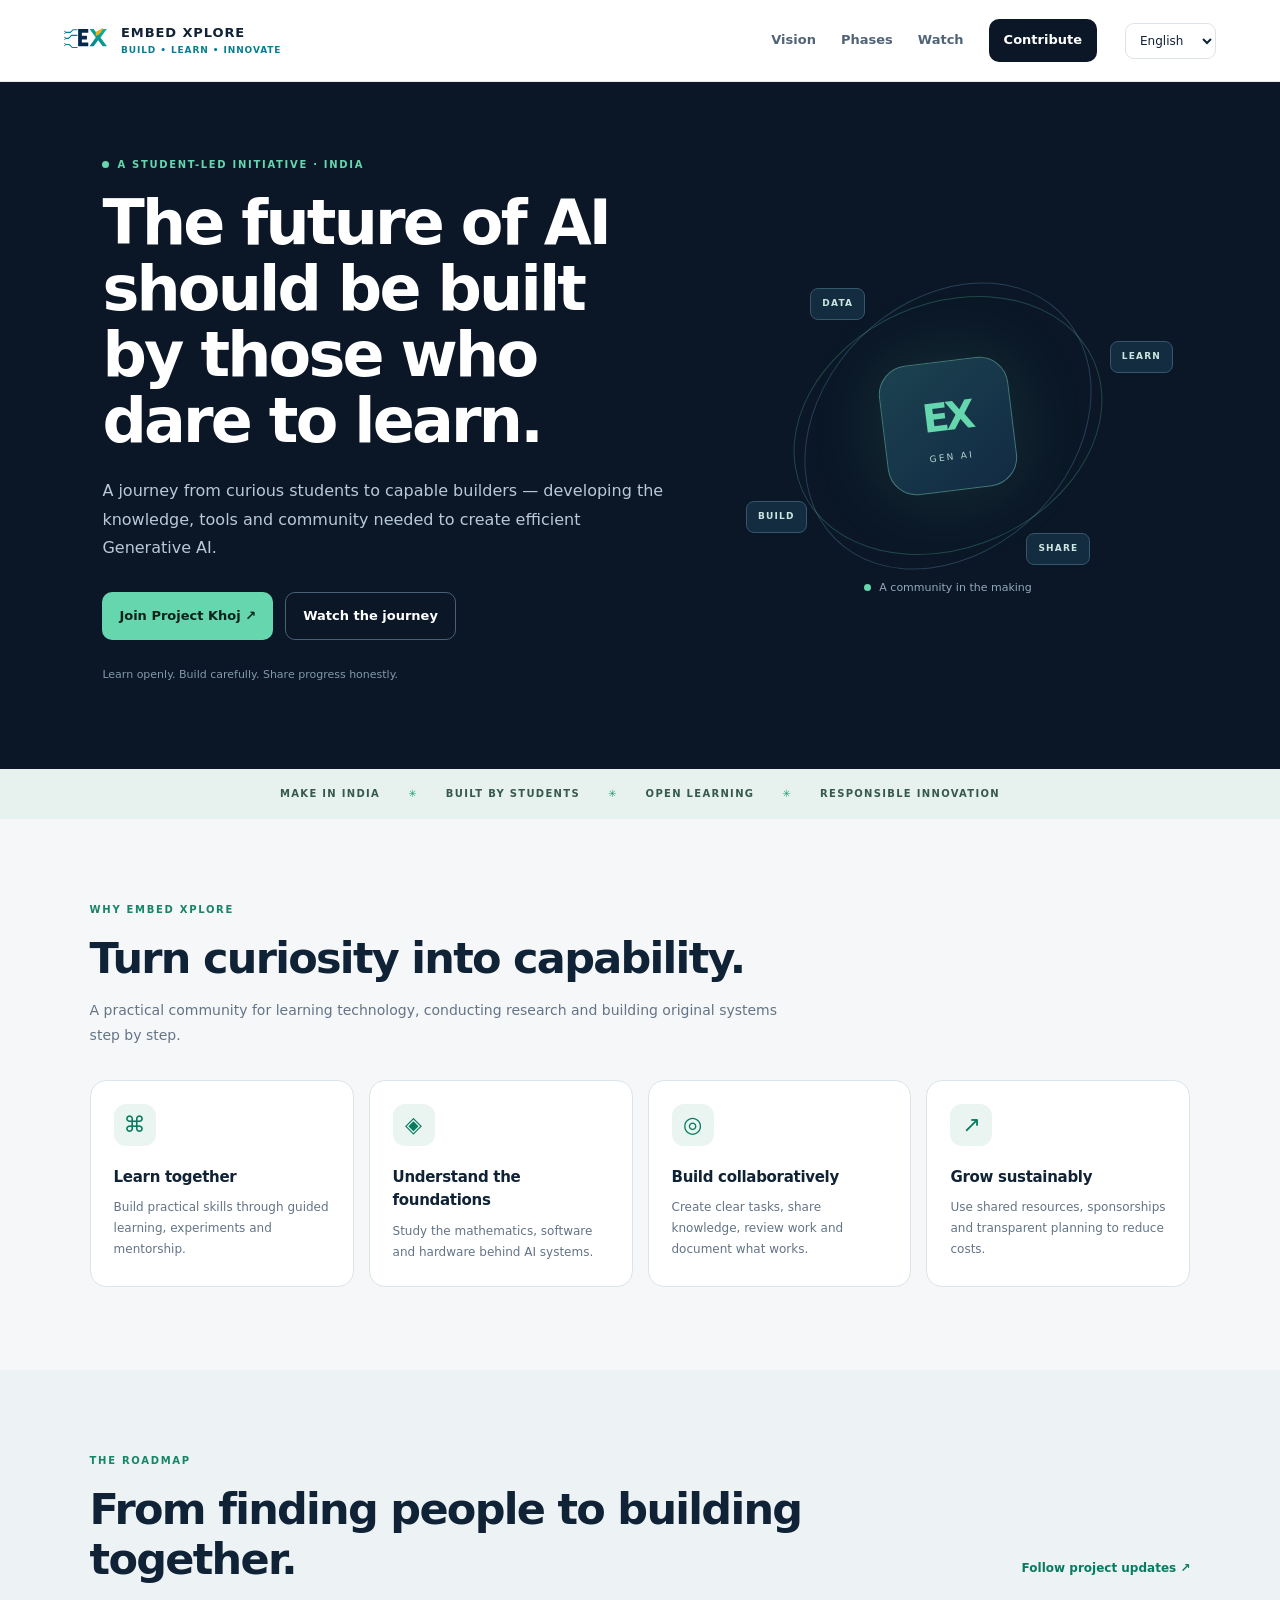
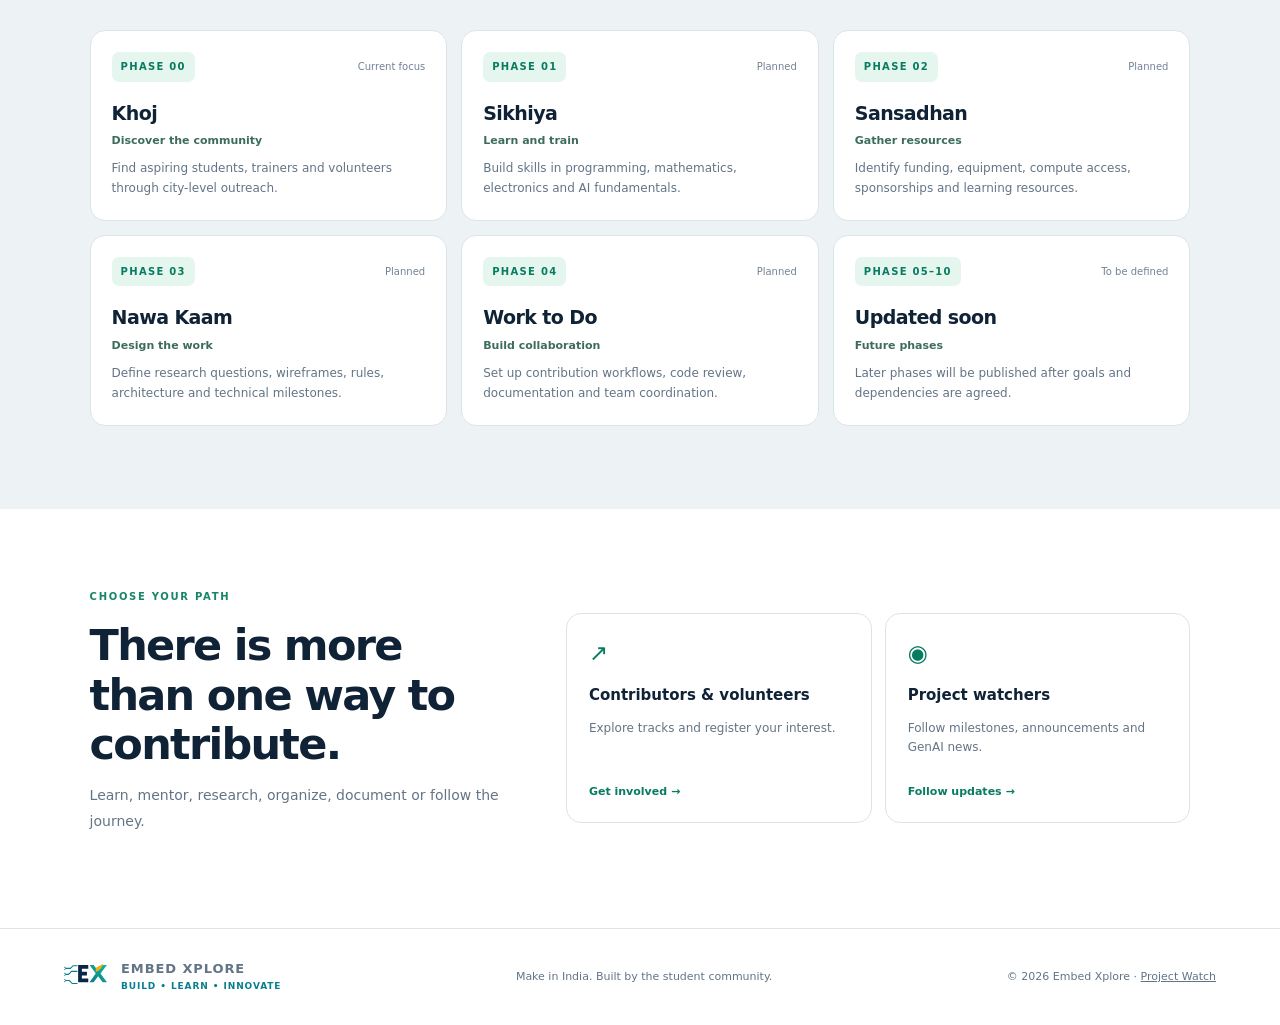
<file: index.html>
<!doctype html>
<html lang="en">
<head>
  <meta charset="utf-8"><meta name="viewport" content="width=device-width, initial-scale=1">
  <meta name="description" content="Embed Xplore — a student-led initiative to learn, research and build efficient Generative AI.">
  <title>Embed Xplore | Build the future of AI together</title><link rel="stylesheet" href="styles.css">
</head>
<body>
<header class="site-header">
  <a class="brand" href="index.html" aria-label="Embed Xplore home"><img class="brand-mark-img" src="assets/embed-xplore-mark.svg" alt="" aria-hidden="true"><span><strong>EMBED XPLORE</strong><small>BUILD • LEARN • INNOVATE</small></span></a>
  <nav class="main-nav" aria-label="Main navigation"><a href="#vision" data-i18n="navVision">Vision</a><a href="#phases" data-i18n="navPhases">Phases</a><a href="watch.html" data-i18n="navWatch">Watch</a><a href="contribute.html" class="nav-cta" data-i18n="navJoin">Contribute</a></nav>
  <label class="language-control"><span class="sr-only">Language</span><select id="languageSelect" aria-label="Choose language"><option value="en">English</option><option value="hi">हिन्दी</option><option value="pa">ਪੰਜਾਬੀ</option><option value="hinglish">Hinglish</option></select></label>
  <button class="menu-toggle" id="menuToggle" aria-label="Toggle navigation">☰</button>
</header>
<main>
<section class="hero"><div class="hero-copy"><p class="eyebrow"><span class="pulse"></span><span data-i18n="eyebrow">A STUDENT-LED INITIATIVE · INDIA</span></p><h1 data-i18n="heroTitle">The future of AI should be built by those who dare to learn.</h1><p class="hero-lede" data-i18n="heroText">A journey from curious students to capable builders — developing the knowledge, tools and community needed to create efficient Generative AI.</p><div class="hero-actions"><a class="button button-primary" href="contribute.html" data-i18n="joinKhoj">Join Project Khoj ↗</a><a class="button button-secondary" href="watch.html" data-i18n="watchJourney">Watch the journey</a></div><p class="hero-note" data-i18n="heroNote">Learn openly. Build carefully. Share progress honestly.</p></div>
<div class="hero-art" aria-label="Abstract AI network illustration"><div class="orbit orbit-one"></div><div class="orbit orbit-two"></div><div class="core-chip"><span>EX</span><small>GEN AI</small></div><span class="node node-a">DATA</span><span class="node node-b">LEARN</span><span class="node node-c">BUILD</span><span class="node node-d">SHARE</span><div class="art-caption"><span class="live-dot"></span><span data-i18n="artCaption">A community in the making</span></div></div></section>
<section class="ticker"><span>MAKE IN INDIA</span><i>✳</i><span>BUILT BY STUDENTS</span><i>✳</i><span>OPEN LEARNING</span><i>✳</i><span>RESPONSIBLE INNOVATION</span></section>
<section class="section" id="vision"><div class="section-heading"><p class="eyebrow" data-i18n="visionEyebrow">WHY EMBED XPLORE</p><h2 data-i18n="visionTitle">Turn curiosity into capability.</h2><p data-i18n="visionText">A practical community for learning technology, conducting research and building original systems step by step.</p></div><div class="feature-grid">
<article class="feature-card"><div class="feature-icon">⌘</div><h3 data-i18n="f1Title">Learn together</h3><p data-i18n="f1Text">Build practical skills through guided learning, experiments and mentorship.</p></article>
<article class="feature-card"><div class="feature-icon">◈</div><h3 data-i18n="f2Title">Understand the foundations</h3><p data-i18n="f2Text">Study the mathematics, software and hardware behind AI systems.</p></article>
<article class="feature-card"><div class="feature-icon">◎</div><h3 data-i18n="f3Title">Build collaboratively</h3><p data-i18n="f3Text">Create clear tasks, share knowledge, review work and document what works.</p></article>
<article class="feature-card"><div class="feature-icon">↗</div><h3 data-i18n="f4Title">Grow sustainably</h3><p data-i18n="f4Text">Use shared resources, sponsorships and transparent planning to reduce costs.</p></article></div></section>
<section class="section phase-section" id="phases"><div class="section-heading section-heading-row"><div><p class="eyebrow" data-i18n="phaseEyebrow">THE ROADMAP</p><h2 data-i18n="phaseTitle">From finding people to building together.</h2></div><a class="text-link" href="watch.html" data-i18n="allUpdates">Follow project updates ↗</a></div><div class="phase-grid" id="phaseGrid"></div></section>
<section class="split-cta"><div><p class="eyebrow" data-i18n="choosePath">CHOOSE YOUR PATH</p><h2 data-i18n="ctaTitle">There is more than one way to contribute.</h2><p data-i18n="ctaText">Learn, mentor, research, organize, document or follow the journey.</p></div><div class="cta-cards"><a class="path-card" href="contribute.html"><span class="path-symbol">↗</span><strong data-i18n="contributorTitle">Contributors & volunteers</strong><span data-i18n="contributorText">Explore tracks and register your interest.</span><b data-i18n="getInvolved">Get involved →</b></a><a class="path-card" href="watch.html"><span class="path-symbol">◉</span><strong data-i18n="watcherTitle">Project watchers</strong><span data-i18n="watcherText">Follow milestones, announcements and GenAI news.</span><b data-i18n="followUpdates">Follow updates →</b></a></div></section>
</main><footer class="site-footer"><a class="brand" href="index.html"><img class="brand-mark-img" src="assets/embed-xplore-mark.svg" alt="" aria-hidden="true"><span><strong>EMBED XPLORE</strong><small>BUILD • LEARN • INNOVATE</small></span></a><p data-i18n="footerLine">Make in India. Built by the student community.</p><span>© <span id="year"></span> Embed Xplore · <a href="watch.html">Project Watch</a></span></footer><script src="app.js"></script></body></html>
</file>
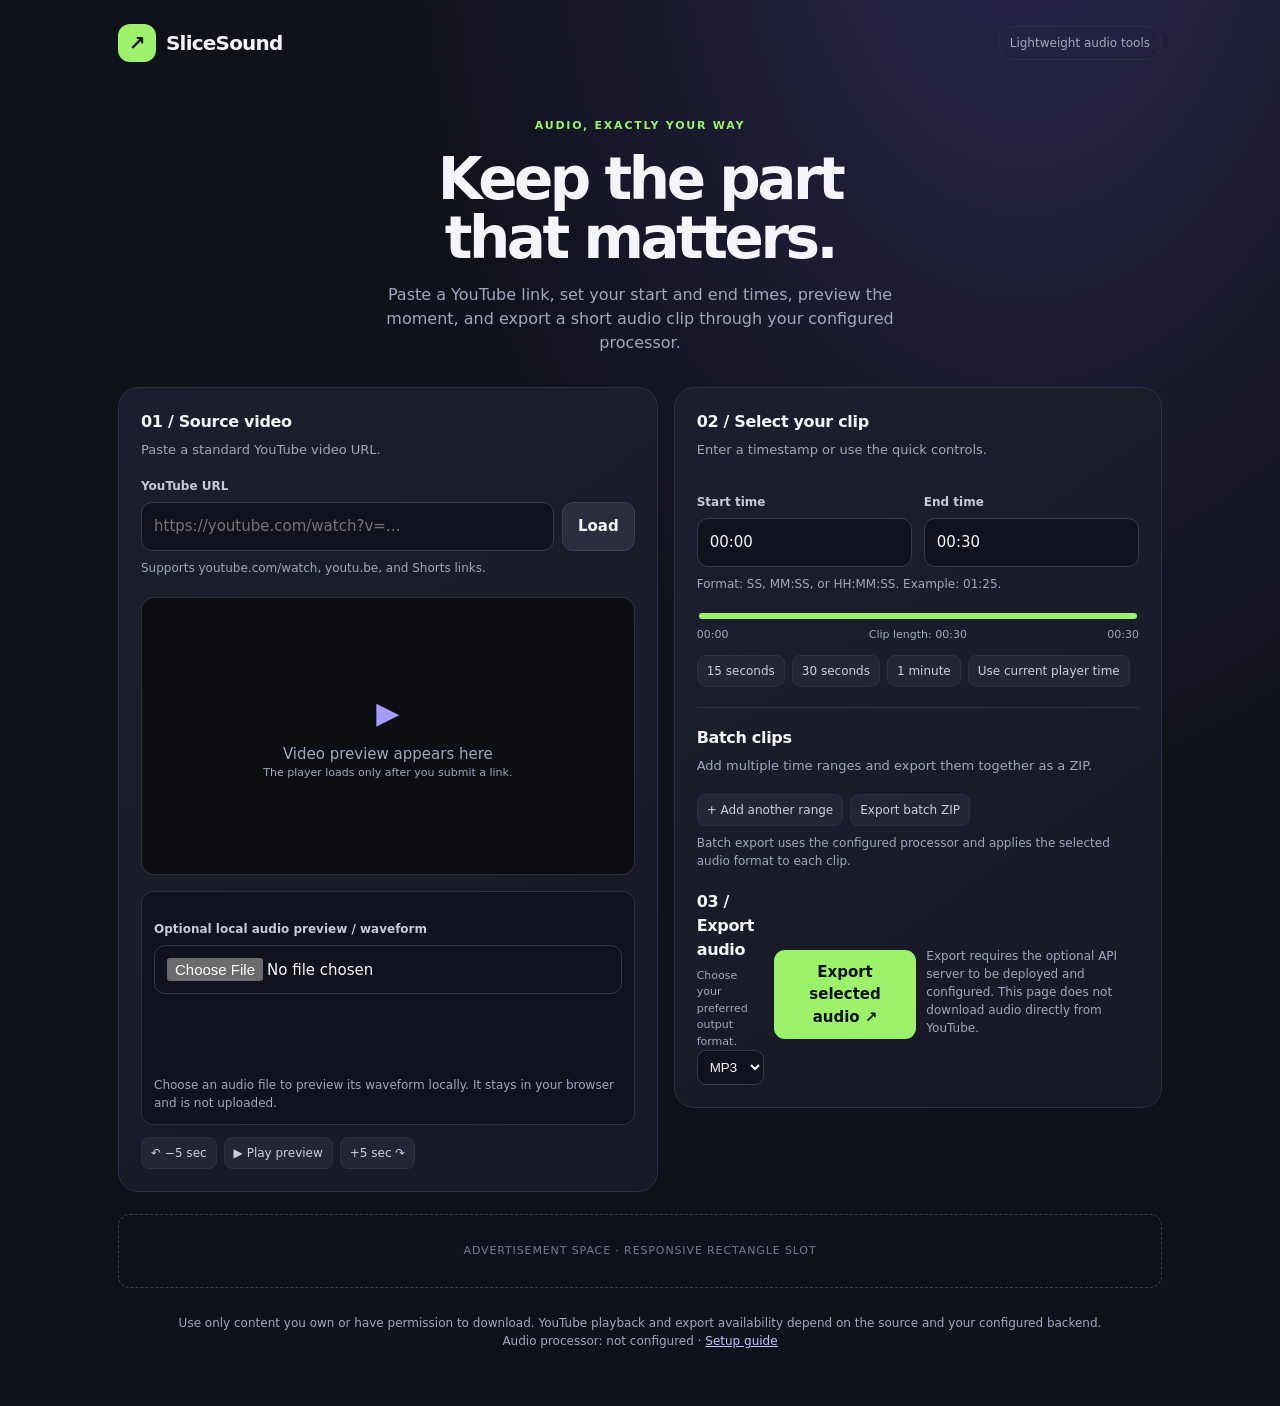
<file: audio-slice/index.html>
<!doctype html>
<html lang="en">
<head>
<meta charset="utf-8"><meta name="viewport" content="width=device-width,initial-scale=1">
<meta name="theme-color" content="#10121b"><meta name="description" content="Choose a time range from a YouTube video and export an audio clip when connected to the optional backend.">
<title>SliceSound — Audio Clip Cutter</title>
<style>
:root{color-scheme:dark;--bg:#10121b;--panel:#191c29;--line:#2b3042;--text:#f4f5fb;--muted:#a1a8bc;--accent:#9cf26b;--purple:#a69bff}
*{box-sizing:border-box}body{margin:0;background:radial-gradient(ellipse at 80% -10%,#29264d 0,transparent 42%),var(--bg);color:var(--text);font:15px/1.5 system-ui,-apple-system,Segoe UI,sans-serif}button,input{font:inherit}button{cursor:pointer}.wrap{max-width:1080px;margin:auto;padding:24px 18px 56px}.nav{display:flex;align-items:center;justify-content:space-between;gap:14px;margin-bottom:56px}.brand{display:flex;align-items:center;gap:10px;font-weight:800;letter-spacing:-.04em;font-size:20px}.logo{display:grid;place-items:center;width:38px;height:38px;border-radius:12px;background:var(--accent);color:#10121b;font-size:20px}.pill{font-size:12px;color:var(--muted);border:1px solid var(--line);border-radius:999px;padding:7px 11px}.hero{max-width:700px;margin:0 auto 32px;text-align:center}.eyebrow{color:var(--accent);text-transform:uppercase;letter-spacing:.16em;font-weight:750;font-size:11px}.hero h1{font-size:clamp(34px,6vw,58px);letter-spacing:-.06em;line-height:1.02;margin:15px 0}.hero p{color:var(--muted);font-size:16px;margin:0 auto;max-width:560px}.layout{display:grid;grid-template-columns:1.05fr .95fr;gap:16px;align-items:start}.panel{background:linear-gradient(145deg,#1b1f2d,#171a25);border:1px solid var(--line);border-radius:20px;padding:22px;min-width:0}.panel h2{font-size:16px;margin:0 0 6px;letter-spacing:-.02em}.sub{color:var(--muted);font-size:13px;margin:0 0 18px}.field-label{display:block;font-size:12px;color:#c6cad8;margin:16px 0 7px;font-weight:700}.input-wrap{display:flex;gap:8px}.field{width:100%;min-width:0;background:#10131d;border:1px solid #34394e;border-radius:11px;padding:12px;color:var(--text);outline:none}.field:focus{border-color:var(--purple);box-shadow:0 0 0 3px #a69bff20}.btn{border:0;border-radius:11px;padding:11px 15px;font-weight:750;transition:transform .15s,opacity .15s}.btn:active{transform:scale(.98)}.primary{background:var(--accent);color:#10121b}.secondary{background:#292d3d;color:var(--text);border:1px solid #3a4054}.btn:disabled{opacity:.45;cursor:not-allowed}.wide{width:100%;margin-top:14px}.hint{font-size:12px;color:var(--muted);margin-top:8px}.status{display:none;margin-top:12px;border-radius:10px;padding:10px 12px;font-size:13px;overflow-wrap:anywhere}.status.show{display:block}.status.error{background:#4a222b;color:#ffb9c1}.status.ok{background:#203526;color:#b8ff9d}.player{width:100%;aspect-ratio:16/9;background:#0c0e14;border-radius:13px;overflow:hidden;display:grid;place-items:center;border:1px solid var(--line)}.player iframe{width:100%;height:100%;border:0}.empty{text-align:center;color:var(--muted);padding:20px}.empty .play{font-size:30px;margin-bottom:8px;color:var(--purple)}.timegrid{display:grid;grid-template-columns:1fr 1fr;gap:12px}.timefield{position:relative}.timefield .field{font-variant-numeric:tabular-nums}.range-line{height:6px;background:#303449;border-radius:99px;margin:20px 2px 8px;position:relative}.range-line:before{content:"";position:absolute;left:var(--start,0%);right:calc(100% - var(--end,100%));height:100%;background:var(--accent);border-radius:99px}.range-labels{display:flex;justify-content:space-between;color:var(--muted);font-size:11px}.quick{display:flex;gap:7px;flex-wrap:wrap;margin-top:12px}.quick button{border:1px solid var(--line);background:#222637;color:#cbd0df;border-radius:8px;padding:6px 9px;font-size:12px}.export{margin-top:20px;padding-top:18px;border-top:1px solid var(--line)}.exportrow{display:flex;justify-content:space-between;align-items:center;gap:10px}.format{background:#10131d;color:var(--text);border:1px solid #34394e;border-radius:9px;padding:8px}.ad-slot{min-height:74px;border:1px dashed #3a4054;border-radius:12px;margin:22px 0;padding:12px;text-align:center;color:#727b92;font-size:11px;display:flex;align-items:center;justify-content:center;letter-spacing:.08em}.ad-slot span{display:block}.wavebox{margin-top:16px;border:1px solid var(--line);border-radius:12px;padding:12px;background:#10131d}.wavebox canvas{width:100%;height:74px;display:block;cursor:crosshair}.wave-actions{display:flex;gap:8px;align-items:center;flex-wrap:wrap}.batch-item{display:grid;grid-template-columns:1fr 1fr auto;gap:7px;align-items:end;margin-top:9px}.batch-item label{font-size:11px;color:var(--muted)}.batch-item input{margin-top:4px}.foot{margin-top:26px;color:var(--muted);font-size:12px;text-align:center}.foot a{color:#c7c1ff}.mini{font-size:11px;color:var(--muted)}@media(max-width:760px){.nav{margin-bottom:38px}.layout{grid-template-columns:1fr}.panel{padding:18px}.hero p{font-size:14px}.wrap{padding-inline:14px}}@media(prefers-reduced-motion:reduce){*{transition:none!important}}
</style>
</head>
<body><main class="wrap">
<header class="nav"><div class="brand"><span class="logo">↗</span> SliceSound</div><span class="pill">Lightweight audio tools</span></header>
<section class="hero"><div class="eyebrow">Audio, exactly your way</div><h1>Keep the part<br>that matters.</h1><p>Paste a YouTube link, set your start and end times, preview the moment, and export a short audio clip through your configured processor.</p></section>
<section class="layout">
<div class="panel"><h2>01 / Source video</h2><p class="sub">Paste a standard YouTube video URL.</p>
<label class="field-label" for="url">YouTube URL</label><div class="input-wrap"><input class="field" id="url" type="url" placeholder="https://youtube.com/watch?v=…" autocomplete="url" spellcheck="false"><button id="load" class="btn secondary">Load</button></div><div class="hint">Supports youtube.com/watch, youtu.be, and Shorts links.</div><div id="urlStatus" class="status" role="status" aria-live="polite"></div>
<div style="margin-top:20px" class="player" id="player"><div class="empty"><div class="play">▶</div><div>Video preview appears here</div><div class="mini">The player loads only after you submit a link.</div></div></div>
<div class="wavebox"><label class="field-label" for="localAudio">Optional local audio preview / waveform</label><input class="field" id="localAudio" type="file" accept="audio/*"><canvas id="waveform" width="700" height="100" aria-label="Audio waveform preview"></canvas><audio id="audioPreview" controls style="width:100%;margin-top:8px;display:none"></audio><div class="hint">Choose an audio file to preview its waveform locally. It stays in your browser and is not uploaded.</div></div><div class="quick"><button id="back">↶ −5 sec</button><button id="playPause">▶ Play preview</button><button id="forward">+5 sec ↷</button></div>
</div>
<div class="panel"><h2>02 / Select your clip</h2><p class="sub">Enter a timestamp or use the quick controls.</p>
<div class="timegrid"><div class="timefield"><label class="field-label" for="start">Start time</label><input class="field" id="start" value="00:00" inputmode="numeric" aria-describedby="timehelp"></div><div class="timefield"><label class="field-label" for="end">End time</label><input class="field" id="end" value="00:30" inputmode="numeric" aria-describedby="timehelp"></div></div>
<div id="timehelp" class="hint">Format: SS, MM:SS, or HH:MM:SS. Example: 01:25.</div>
<div class="range-line" id="rangeLine"></div><div class="range-labels"><span id="startLabel">00:00</span><span id="duration">Clip length: 00:30</span><span id="endLabel">00:30</span></div>
<div class="quick"><button data-preset="15">15 seconds</button><button data-preset="30">30 seconds</button><button data-preset="60">1 minute</button><button id="useCurrent">Use current player time</button></div>
<div id="timeStatus" class="status" role="status" aria-live="polite"></div>
<div class="export"><h2 style="margin-bottom:6px">Batch clips</h2><p class="sub">Add multiple time ranges and export them together as a ZIP.</p><div id="batchList"></div><div class="quick"><button id="addRange">+ Add another range</button><button id="batchExport">Export batch ZIP</button></div><div class="hint">Batch export uses the configured processor and applies the selected audio format to each clip.</div><div id="batchStatus" class="status" role="status" aria-live="polite"></div><div class="exportrow" style="margin-top:20px"><div><div><h2>03 / Export audio</h2><div class="mini">Choose your preferred output format.</div></div><select class="format" id="format" aria-label="Audio format"><option value="mp3">MP3</option><option value="m4a">M4A</option><option value="wav">WAV</option></select></div><button class="btn primary wide" id="export">Export selected audio ↗</button><div class="hint">Export requires the optional API server to be deployed and configured. This page does not download audio directly from YouTube.</div><div id="exportStatus" class="status" role="status" aria-live="polite"></div></div>
</div>
</section>
<div class="ad-slot" aria-label="Advertisement space"><span>ADVERTISEMENT SPACE · RESPONSIVE RECTANGLE SLOT</span></div><footer class="foot">Use only content you own or have permission to download. YouTube playback and export availability depend on the source and your configured backend.<br><span id="apiNote">Audio processor: not configured</span> · <a href="README.md">Setup guide</a></footer>
</main>
<script>
const $=id=>document.getElementById(id);let videoId=null,player=null,localAudioUrl=null,apiBase=new URLSearchParams(location.search).get('api')||localStorage.getItem('slicesound-api')||'',currentTime=0;
function parseId(raw){try{const u=new URL(raw.trim());if(!['youtube.com','www.youtube.com','m.youtube.com','music.youtube.com','youtu.be','www.youtu.be'].includes(u.hostname))return null;if(u.hostname.includes('youtu.be'))return u.pathname.split('/').filter(Boolean)[0]||null;if(u.pathname==='/watch')return u.searchParams.get('v');const m=u.pathname.match(/^\/(?:shorts|embed|live)\/([\w-]+)/);return m?m[1]:null}catch{return null}}
function secs(s){const p=s.trim().split(':').map(Number);if(!p.length||p.length>3||p.some(n=>!Number.isFinite(n)||n<0||!Number.isInteger(n)))return NaN;return p.reduce((a,n)=>a*60+n,0)}
function stamp(n){n=Math.max(0,Math.floor(n||0));const h=Math.floor(n/3600),m=Math.floor(n%3600/60),s=n%60;return h?String(h).padStart(2,'0')+':'+String(m).padStart(2,'0')+':'+String(s).padStart(2,'0'):String(m).padStart(2,'0')+':'+String(s).padStart(2,'0')}
function message(id,msg,type){const e=$(id);e.textContent=msg;e.className='status show '+type}
function sync(){const a=secs($('start').value),b=secs($('end').value);$('startLabel').textContent=Number.isFinite(a)?stamp(a):'—';$('endLabel').textContent=Number.isFinite(b)?stamp(b):'—';$('duration').textContent=Number.isFinite(a)&&Number.isFinite(b)&&b>a?'Clip length: '+stamp(b-a):'Invalid range';const total=player&&player.getDuration?player.getDuration():Math.max(b,60);$('rangeLine').style.setProperty('--start',Math.min(100,a/total*100)+'%');$('rangeLine').style.setProperty('--end',Math.min(100,b/total*100)+'%')}
function loadVideo(){const id=parseId($('url').value);if(!id||!/^[\w-]{11}$/.test(id)){message('urlStatus','Enter a valid YouTube video URL.','error');return}videoId=id;message('urlStatus','Video link validated. Loading preview…','ok');$('player').innerHTML='<iframe id="ytframe" title="YouTube video preview" src="https://www.youtube-nocookie.com/embed/'+id+'?enablejsapi=1&origin='+encodeURIComponent(location.origin)+'&playsinline=1" allow="accelerometer; autoplay; encrypted-media; picture-in-picture" referrerpolicy="strict-origin-when-cross-origin" allowfullscreen></iframe>';player=null;loadYTAPI()}
function loadYTAPI(){if(window.YT&&YT.Player){makePlayer();return}if(!document.getElementById('ytapi')){const s=document.createElement('script');s.id='ytapi';s.src='https://www.youtube.com/iframe_api';document.head.appendChild(s)}window.onYouTubeIframeAPIReady=makePlayer}
function makePlayer(){if(!videoId||!window.YT)return;try{player=new YT.Player('ytframe',{events:{onReady:()=>{sync()},onStateChange:e=>{$('playPause').textContent=e.data===1?'Ⅱ Pause preview':'▶ Play preview'}}})}catch{}}
function validRange(){const a=secs($('start').value),b=secs($('end').value);if(!Number.isFinite(a)||!Number.isFinite(b)||a<0||b<=a){message('timeStatus','Check the timestamps: end time must be greater than start time.','error');return null}if(b-a>3600){message('timeStatus','For reliability, keep each clip at or under 60 minutes.','error');return null}return {start:a,end:b}}
$('load').addEventListener('click',loadVideo);$('url').addEventListener('keydown',e=>{if(e.key==='Enter')loadVideo()});$('start').addEventListener('input',sync);$('end').addEventListener('input',sync);
$('playPause').onclick=()=>{if(!player||!player.playVideo)return;try{if(player.getPlayerState()===1)player.pauseVideo();else{const r=validRange();if(r)player.seekTo(r.start,true);player.playVideo()}}catch{}};
$('back').onclick=()=>{if(player&&player.seekTo)player.seekTo(Math.max(0,player.getCurrentTime()-5),true)};$('forward').onclick=()=>{if(player&&player.seekTo)player.seekTo(player.getCurrentTime()+5,true)};
$('useCurrent').onclick=()=>{if(!player||!player.getCurrentTime){message('timeStatus','Load a video first.','error');return}const t=Math.floor(player.getCurrentTime());$('start').value=stamp(t);$('end').value=stamp(t+30);sync()};
document.querySelectorAll('[data-preset]').forEach(b=>b.onclick=()=>{const a=secs($('start').value);if(!Number.isFinite(a)){message('timeStatus','Enter a valid start time first.','error');return}$('end').value=stamp(a+Number(b.dataset.preset));sync()});
function addBatchRow(start='00:00',end='00:30'){if($('batchList').children.length>=10){message('batchStatus','Maximum 10 ranges per batch.','error');return}const row=document.createElement('div');row.className='batch-item';row.innerHTML='<div><label>Start<input class="field batch-start" value="'+start+'"></label></div><div><label>End<input class="field batch-end" value="'+end+'"></label></div><button type="button" class="btn secondary batch-remove" aria-label="Remove range">×</button>';$('batchList').appendChild(row);row.querySelector('.batch-remove').onclick=()=>row.remove()}
addBatchRow();$('addRange').onclick=()=>addBatchRow($('end').value,stamp((secs($('end').value)||0)+30));
$('localAudio').addEventListener('change',async e=>{const file=e.target.files&&e.target.files[0];if(!file)return;if(localAudioUrl)URL.revokeObjectURL(localAudioUrl);localAudioUrl=URL.createObjectURL(file);$('audioPreview').src=localAudioUrl;$('audioPreview').style.display='block';const canvas=$('waveform'),ctx=canvas.getContext('2d');ctx.clearRect(0,0,canvas.width,canvas.height);try{const buffer=await file.arrayBuffer(),AC=window.AudioContext||window.webkitAudioContext,ac=new AC(),data=await ac.decodeAudioData(buffer),channel=data.getChannelData(0),step=Math.max(1,Math.floor(channel.length/canvas.width));ctx.fillStyle='#9cf26b';for(let x=0;x<canvas.width;x++){let peak=0;for(let j=x*step;j<Math.min(channel.length,(x+1)*step);j++)peak=Math.max(peak,Math.abs(channel[j]));const h=Math.max(1,peak*canvas.height*.9);ctx.fillRect(x,(canvas.height-h)/2,1,h)}ac.close()}catch{ctx.fillStyle='#a1a8bc';ctx.font='13px system-ui';ctx.fillText('Waveform unavailable for this file format',12,canvas.height/2)}});
$('waveform').addEventListener('click',e=>{const audio=$('audioPreview');if(!audio.src||!audio.duration)return;const rect=e.currentTarget.getBoundingClientRect();audio.currentTime=Math.max(0,Math.min(audio.duration,(e.clientX-rect.left)/rect.width*audio.duration))});
$('batchExport').onclick=async()=>{if(!videoId){message('batchStatus','Load a YouTube video first.','error');return}if(!apiBase){message('batchStatus','Audio processor is not configured. Deploy the API service first.','error');return}const ranges=[...document.querySelectorAll('.batch-item')].map(row=>({start:secs(row.querySelector('.batch-start').value),end:secs(row.querySelector('.batch-end').value)}));if(!ranges.length||ranges.some(r=>!Number.isFinite(r.start)||!Number.isFinite(r.end)||r.start<0||r.end<=r.start||r.end-r.start>3600)){message('batchStatus','Check every range. Each end must be after its start, and clips must be no longer than 60 minutes.','error');return}const btn=$('batchExport');btn.disabled=true;btn.textContent='Preparing ZIP…';try{const res=await fetch(apiBase.replace(/\\/$/,'')+'/api/batch',{method:'POST',headers:{'Content-Type':'application/json'},body:JSON.stringify({url:$('url').value.trim(),ranges,format:$('format').value})});if(!res.ok){let d={};try{d=await res.json()}catch{}throw new Error(d.error||'Processor returned HTTP '+res.status)}const blob=await res.blob(),obj=URL.createObjectURL(blob),a=document.createElement('a');a.href=obj;a.download='slicesound-batch.zip';a.click();URL.revokeObjectURL(obj);message('batchStatus','Batch ZIP ready for download.','ok')}catch(e){message('batchStatus','Batch export failed: '+e.message,'error')}finally{btn.disabled=false;btn.textContent='Export batch ZIP'}};
$('export').onclick=async()=>{const r=validRange();if(!r)return;if(!videoId){message('exportStatus','Load and validate a YouTube video first.','error');return}if(!apiBase){message('exportStatus','Audio processor is not configured. Deploy the API service, then open this page with ?api=https://your-api.example or set the API URL in browser storage. See README.md.','error');return}const btn=$('export');btn.disabled=true;btn.textContent='Preparing clip…';message('exportStatus','Sending clip request to the configured processor…','ok');try{const res=await fetch(apiBase.replace(/\/$/,'')+'/api/clip',{method:'POST',headers:{'Content-Type':'application/json'},body:JSON.stringify({url:$('url').value.trim(),start:r.start,end:r.end,format:$('format').value})});if(!res.ok){let d={};try{d=await res.json()}catch{}throw new Error(d.error||'Processor returned HTTP '+res.status)}const blob=await res.blob(),a=document.createElement('a'),obj=URL.createObjectURL(blob);a.href=obj;a.download='slicesound-'+stamp(r.start).replaceAll(':','-')+'-'+stamp(r.end).replaceAll(':','-')+'.'+$('format').value;document.body.appendChild(a);a.click();a.remove();URL.revokeObjectURL(obj);message('exportStatus','Your audio clip is ready.','ok')}catch(e){message('exportStatus','Export failed: '+e.message,'error')}finally{btn.disabled=false;btn.textContent='Export selected audio ↗'}};
if(apiBase){$('apiNote').textContent='Audio processor: configured';}sync();
</script></body></html>
</file>
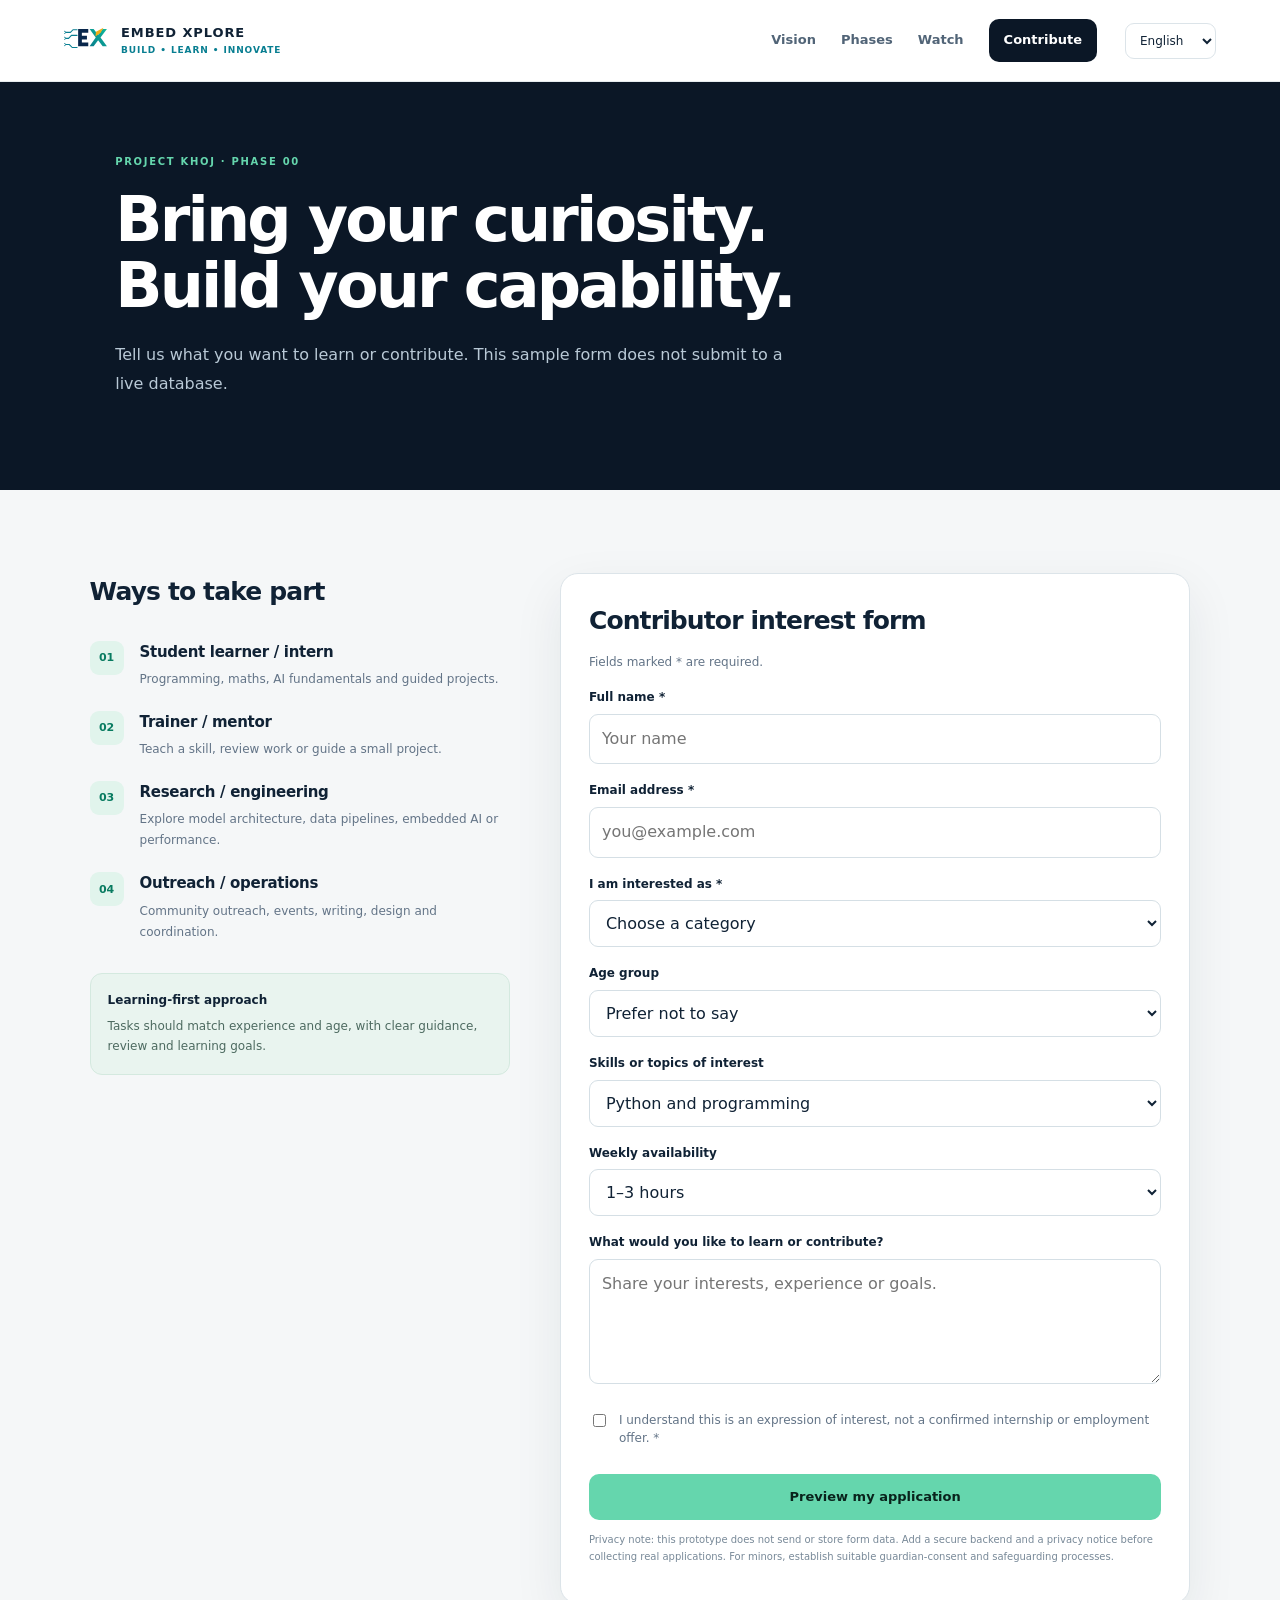
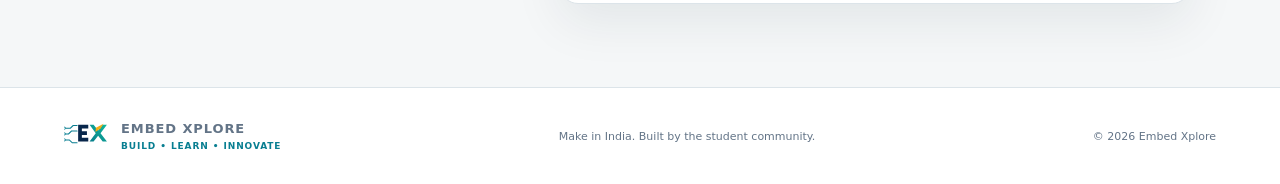
<file: contribute.html>
<!doctype html>
<html lang="en"><head><meta charset="utf-8"><meta name="viewport" content="width=device-width, initial-scale=1"><meta name="description" content="Join Embed Xplore as a student, mentor, trainer or volunteer."><title>Contribute | Embed Xplore</title><link rel="stylesheet" href="styles.css"></head>
<body><header class="site-header"><a class="brand" href="index.html"><img class="brand-mark-img" src="assets/embed-xplore-mark.svg" alt="" aria-hidden="true"><span><strong>EMBED XPLORE</strong><small>BUILD • LEARN • INNOVATE</small></span></a><nav class="main-nav"><a href="index.html#vision" data-i18n="navVision">Vision</a><a href="index.html#phases" data-i18n="navPhases">Phases</a><a href="watch.html" data-i18n="navWatch">Watch</a><a href="contribute.html" class="nav-cta" data-i18n="navJoin">Contribute</a></nav><label class="language-control"><span class="sr-only">Language</span><select id="languageSelect" aria-label="Choose language"><option value="en">English</option><option value="hi">हिन्दी</option><option value="pa">ਪੰਜਾਬੀ</option><option value="hinglish">Hinglish</option></select></label><button class="menu-toggle" id="menuToggle" aria-label="Toggle navigation">☰</button></header>
<main><section class="page-hero"><p class="eyebrow" data-i18n="contributeEyebrow">PROJECT KHOJ · PHASE 00</p><h1 data-i18n="contributeTitle">Bring your curiosity. Build your capability.</h1><p data-i18n="contributeIntro">Tell us what you want to learn or contribute. This sample form demonstrates the intended experience; it does not yet submit to a live database.</p></section>
<section class="form-layout section"><div class="form-aside"><h2 data-i18n="tracksTitle">Ways to take part</h2><div class="track-list"><article><span>01</span><div><h3>Student learner / intern</h3><p>Programming, maths, AI fundamentals and guided projects.</p></div></article><article><span>02</span><div><h3>Trainer / mentor</h3><p>Teach a skill, review work or guide a small project.</p></div></article><article><span>03</span><div><h3>Research / engineering</h3><p>Explore model architecture, data pipelines, embedded AI or performance.</p></div></article><article><span>04</span><div><h3>Outreach / operations</h3><p>Community outreach, events, writing, design and coordination.</p></div></article></div><div class="notice"><strong>Learning-first approach</strong><p>Tasks should match experience and age, with clear guidance, review and learning goals.</p></div></div>
<form id="contributorForm" class="form-card"><h2 data-i18n="formTitle">Contributor interest form</h2><p class="muted" data-i18n="formRequired">Fields marked * are required.</p>
<label><span data-i18n="fullName">Full name *</span><input name="name" required autocomplete="name" placeholder="Your name"></label><label><span data-i18n="email">Email address *</span><input type="email" name="email" required autocomplete="email" placeholder="you@example.com"></label>
<label><span data-i18n="role">I am interested as *</span><select name="role" required><option value="">Choose a category</option><option>School student</option><option>College student — engineering</option><option>College student — science</option><option>Trainer / mentor</option><option>Research / technical contributor</option><option>Outreach / communications volunteer</option><option>Resource / sponsorship supporter</option><option>Other</option></select></label>
<label><span data-i18n="ageBand">Age group</span><select name="age"><option value="">Prefer not to say</option><option>Under 14</option><option>14–17</option><option>18–21</option><option>22+</option></select></label>
<div id="studentFields" class="conditional-fields" hidden><h3>Student learning details</h3><label><span>Current class / year</span><select name="studyLevel"><option>School</option><option>Class 9–10</option><option>Class 11–12</option><option>1st-year engineering</option><option>1st-year science</option><option>Other college year</option></select></label><label><span>Learning level</span><select name="learningLevel"><option>Beginner</option><option>Some programming experience</option><option>Have completed projects</option></select></label></div>
<div id="mentorFields" class="conditional-fields" hidden><h3>Trainer / mentor details</h3><label><span>Topics you can teach or mentor</span><input name="mentorTopics" placeholder="e.g. Python, maths, electronics"></label><label><span>Mentoring format</span><select name="mentorFormat"><option>Online</option><option>In person</option><option>Either</option></select></label></div>
<div id="technicalFields" class="conditional-fields" hidden><h3>Technical contribution details</h3><label><span>Relevant experience or project link</span><input name="projectLink" placeholder="Optional portfolio / repository URL"></label><label><span>Preferred contribution</span><select name="technicalArea"><option>Research</option><option>Software development</option><option>Embedded systems</option><option>Testing and documentation</option></select></label></div>
<div id="outreachFields" class="conditional-fields" hidden><h3>Outreach / support details</h3><label><span>Preferred contribution</span><select name="supportArea"><option>Student outreach</option><option>Events and coordination</option><option>Design and communication</option><option>Resources / sponsorship connections</option></select></label></div>
<label><span data-i18n="skills">Skills or topics of interest</span><select name="track"><option>Python and programming</option><option>Mathematics and AI fundamentals</option><option>C / C++ / Rust / systems</option><option>Embedded systems and electronics</option><option>GenAI research and model design</option><option>Website and news automation</option><option>Design, writing and documentation</option><option>Community outreach and coordination</option><option>Funding, equipment or sponsorship</option></select></label>
<label><span data-i18n="availability">Weekly availability</span><select name="availability"><option>1–3 hours</option><option>4–6 hours</option><option>7–10 hours</option><option>10+ hours</option></select></label><label><span data-i18n="message">What would you like to learn or contribute?</span><textarea name="message" rows="4" placeholder="Share your interests, experience or goals."></textarea></label>
<label class="check-row"><input type="checkbox" required><span data-i18n="consent">I understand this is an expression of interest, not a confirmed internship or employment offer. *</span></label><button class="button button-primary full-width" type="submit" data-i18n="submitInterest">Preview my application</button><div id="formResult" class="form-result" aria-live="polite"></div><p class="fine-print">Privacy note: this prototype does not send or store form data. Add a secure backend and a privacy notice before collecting real applications. For minors, establish suitable guardian-consent and safeguarding processes.</p></form></section></main>
<footer class="site-footer"><a class="brand" href="index.html"><img class="brand-mark-img" src="assets/embed-xplore-mark.svg" alt="" aria-hidden="true"><span><strong>EMBED XPLORE</strong><small>BUILD • LEARN • INNOVATE</small></span></a><p>Make in India. Built by the student community.</p><span>© <span id="year"></span> Embed Xplore</span></footer><script src="app.js"></script></body></html>
</file>
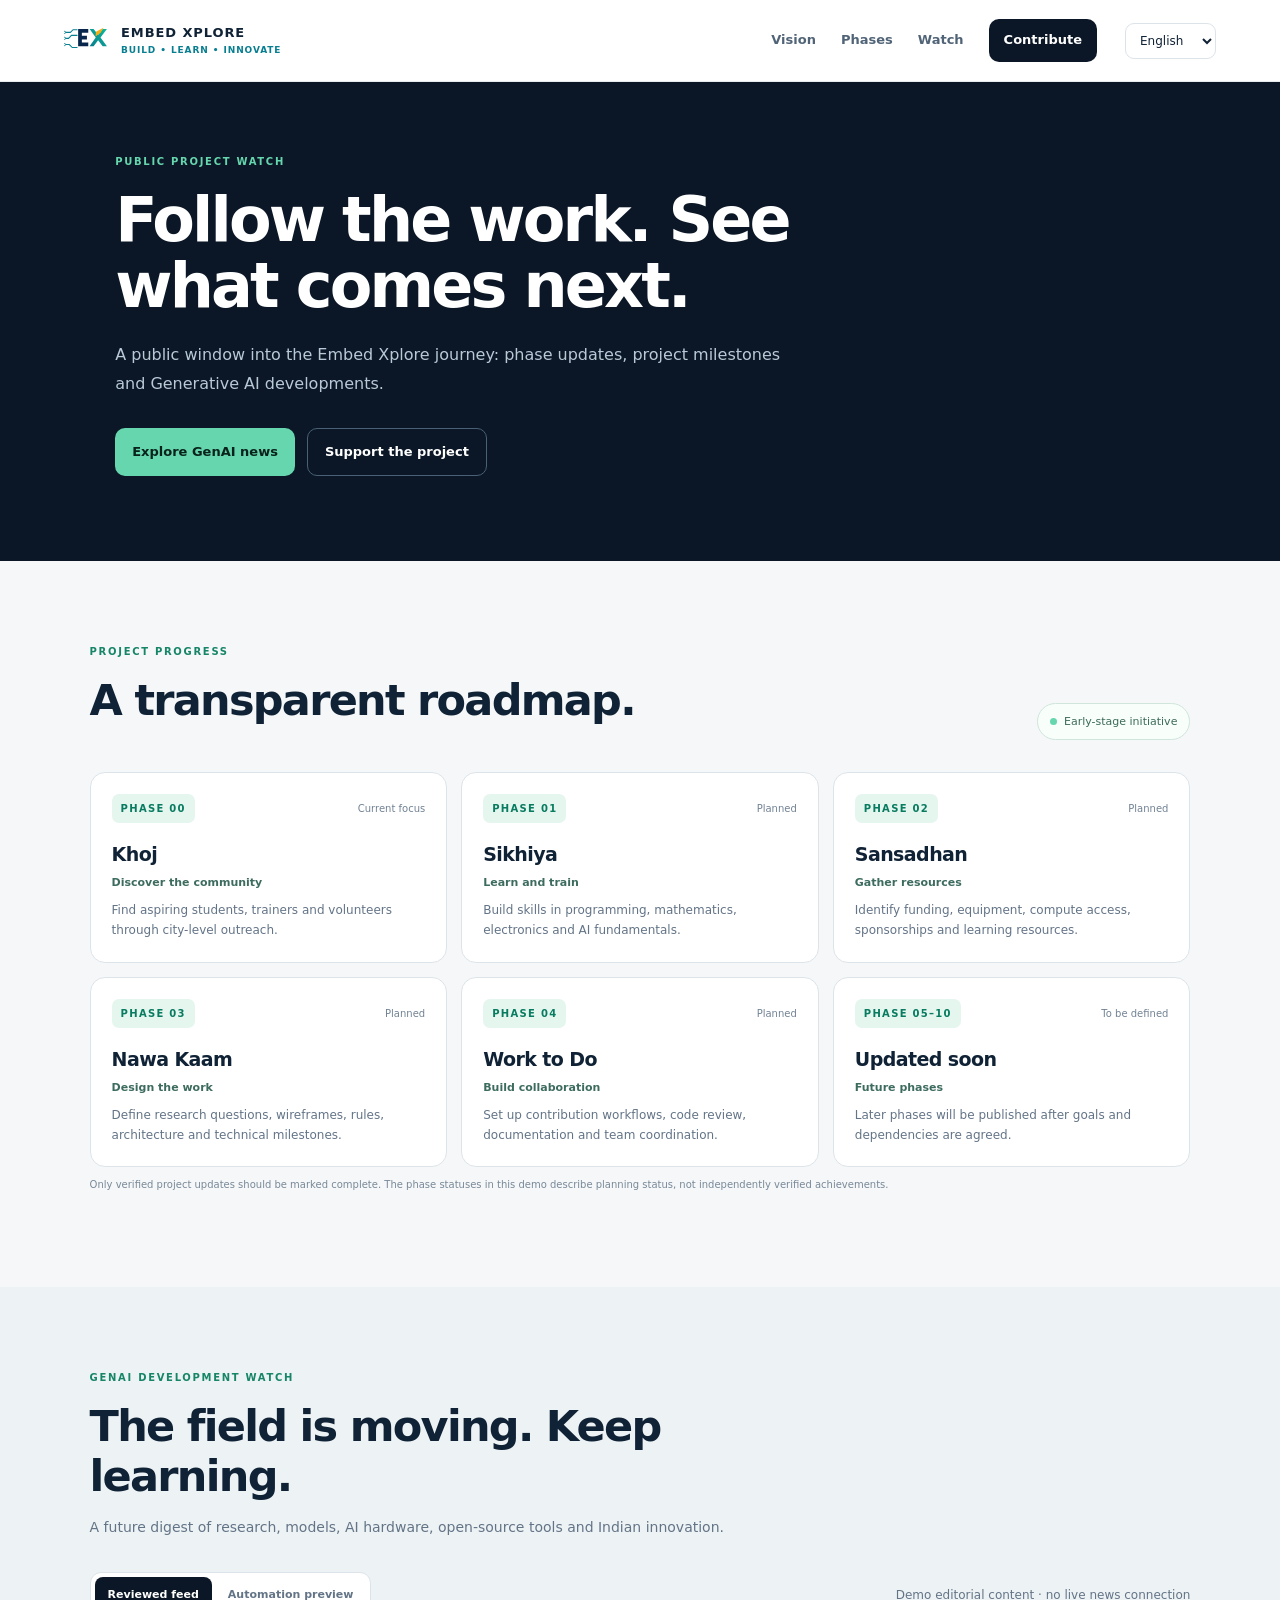
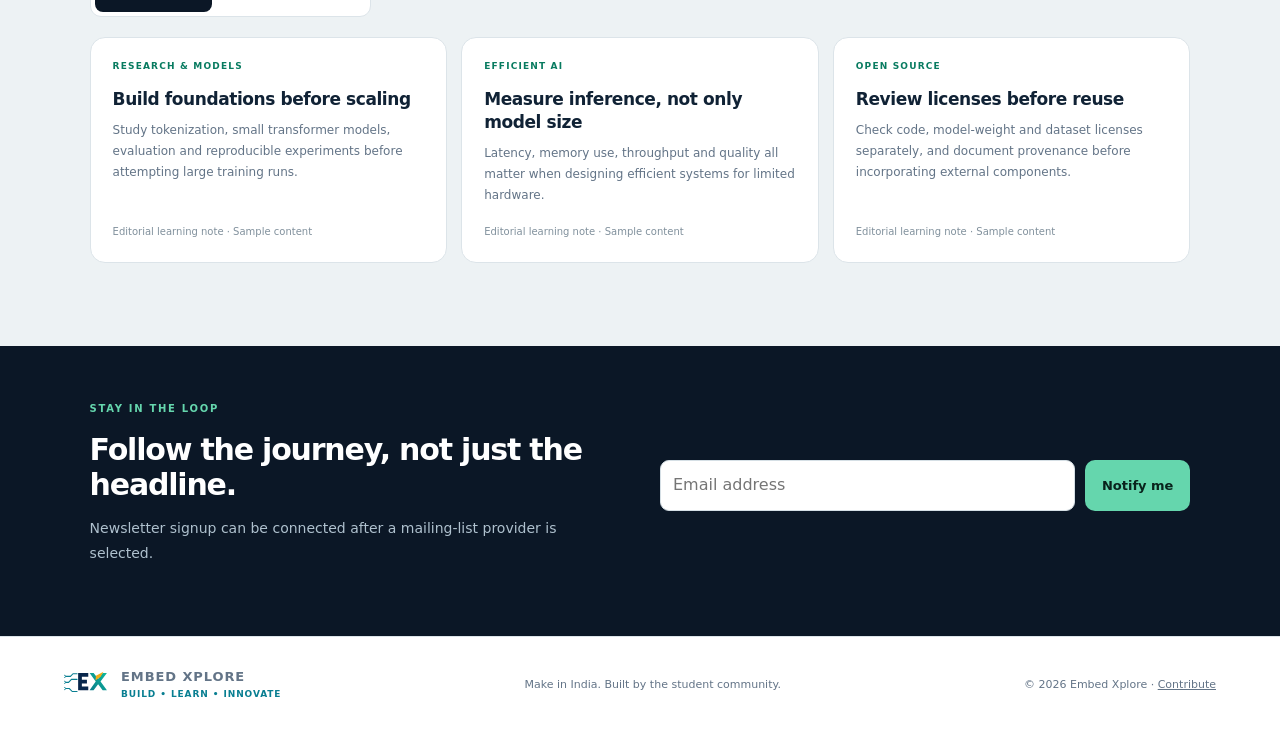
<file: watch.html>
<!doctype html>
<html lang="en"><head><meta charset="utf-8"><meta name="viewport" content="width=device-width, initial-scale=1"><meta name="description" content="Follow Embed Xplore project progress and Generative AI developments."><title>Project Watch | Embed Xplore</title><link rel="stylesheet" href="styles.css"></head>
<body><header class="site-header"><a class="brand" href="index.html"><img class="brand-mark-img" src="assets/embed-xplore-mark.svg" alt="" aria-hidden="true"><span><strong>EMBED XPLORE</strong><small>BUILD • LEARN • INNOVATE</small></span></a><nav class="main-nav"><a href="index.html#vision" data-i18n="navVision">Vision</a><a href="index.html#phases" data-i18n="navPhases">Phases</a><a href="watch.html" data-i18n="navWatch">Watch</a><a href="contribute.html" class="nav-cta" data-i18n="navJoin">Contribute</a></nav><label class="language-control"><span class="sr-only">Language</span><select id="languageSelect" aria-label="Choose language"><option value="en">English</option><option value="hi">हिन्दी</option><option value="pa">ਪੰਜਾਬੀ</option><option value="hinglish">Hinglish</option></select></label><button class="menu-toggle" id="menuToggle" aria-label="Toggle navigation">☰</button></header>
<main><section class="page-hero watcher-hero"><p class="eyebrow" data-i18n="watchEyebrow">PUBLIC PROJECT WATCH</p><h1 data-i18n="watchTitle">Follow the work. See what comes next.</h1><p data-i18n="watchIntro">A public window into the Embed Xplore journey: phase updates, project milestones and developments across the Generative AI ecosystem.</p><div class="hero-actions"><a class="button button-primary" href="#news" data-i18n="readNews">Explore GenAI news</a><a class="button button-secondary" href="contribute.html" data-i18n="supportProject">Support the project</a></div></section>
<section class="section"><div class="section-heading section-heading-row"><div><p class="eyebrow" data-i18n="progressEyebrow">PROJECT PROGRESS</p><h2 data-i18n="progressTitle">A transparent roadmap.</h2></div><span class="status-pill"><span class="status-dot"></span><span data-i18n="earlyStage">Early-stage initiative</span></span></div><div id="watchPhases" class="phase-grid"></div><p class="fine-print">Only verified project updates should be marked complete. The phase statuses in this demo describe planning status, not independently verified achievements.</p></section>
<section class="section news-section" id="news"><div class="section-heading"><p class="eyebrow" data-i18n="newsEyebrow">GENAI DEVELOPMENT WATCH</p><h2 data-i18n="newsTitle">The field is moving. Keep learning.</h2><p data-i18n="newsText">A future automated digest of research, models, AI hardware, open-source tools and Indian innovation.</p></div>
<div class="news-controls"><div class="segmented"><button class="active" data-mode="reviewed" data-i18n="reviewedMode">Reviewed feed</button><button data-mode="auto" data-i18n="autoMode">Automation preview</button></div><span class="muted" id="feedStatus">Demo content · no live news connection</span></div><div id="newsFeed" class="news-grid"></div>
<div class="automation-panel" id="automationPanel" hidden><div class="feature-icon">↻</div><div><h3 data-i18n="automationTitle">How automated publishing will work</h3><p data-i18n="automationText">Collect from approved feeds → remove duplicates → summarize with source links → review or auto-publish according to your chosen policy. Connect RSS/API sources and a scheduled backend before enabling live automation.</p><ol><li>Source and timestamp retained.</li><li>Duplicate and relevance checks.</li><li>Summaries linked to original reporting.</li><li>Manual approval or automatic publishing policy.</li></ol></div></div></section>
<section class="newsletter"><div><p class="eyebrow">STAY IN THE LOOP</p><h2 data-i18n="newsletterTitle">Follow the journey, not just the headline.</h2><p data-i18n="newsletterText">Newsletter signup can be connected after a mailing-list provider is selected.</p></div><form id="newsletterForm" class="newsletter-form"><label class="sr-only" for="newsletterEmail">Email address</label><input id="newsletterEmail" type="email" required placeholder="Email address"><button class="button button-primary" type="submit" data-i18n="notifyMe">Notify me</button><span id="newsletterResult" class="fine-print" aria-live="polite"></span></form></section></main>
<footer class="site-footer"><a class="brand" href="index.html"><img class="brand-mark-img" src="assets/embed-xplore-mark.svg" alt="" aria-hidden="true"><span><strong>EMBED XPLORE</strong><small>BUILD • LEARN • INNOVATE</small></span></a><p>Make in India. Built by the student community.</p><span>© <span id="year"></span> Embed Xplore · <a href="contribute.html">Contribute</a></span></footer><script src="app.js"></script></body></html>
</file>
<file: styles.css>
:root{--ink:#102235;--navy:#0b1726;--navy2:#122a43;--teal:#65d6ad;--paper:#f5f7f8;--muted:#637487;--line:#dce4e9;--pale:#eaf5f1;--shadow:0 18px 50px rgba(16,34,53,.08);font-family:Inter,ui-sans-serif,system-ui,-apple-system,"Segoe UI",sans-serif;color:var(--ink);background:var(--paper);font-synthesis:none}*{box-sizing:border-box}html{scroll-behavior:smooth}body{margin:0;line-height:1.55}a{color:inherit;text-decoration:none}button,input,select,textarea{font:inherit}.sr-only{position:absolute;width:1px;height:1px;padding:0;margin:-1px;overflow:hidden;clip:rect(0,0,0,0);white-space:nowrap;border:0}.site-header{height:82px;padding:0 clamp(20px,5vw,76px);display:flex;align-items:center;gap:28px;background:#fff;border-bottom:1px solid #e7ecef;position:sticky;top:0;z-index:20}.brand{display:flex;align-items:center;gap:11px;min-width:max-content}.brand-mark{width:42px;height:42px;display:grid;place-items:center;border-radius:12px;background:var(--navy2);color:var(--teal);font-size:15px;font-weight:850;letter-spacing:-1px}.brand strong{display:block;letter-spacing:.09em;font-size:13px}.brand small{display:block;font-size:11px;color:var(--muted);margin-top:1px}.main-nav{display:flex;align-items:center;gap:25px;margin-left:auto;font-size:13px;font-weight:650}.main-nav a:not(.nav-cta){color:#516477}.main-nav a:hover,.text-link:hover{color:#087b60}.nav-cta{padding:11px 15px;border-radius:10px;background:var(--navy);color:white}.language-control select{border:1px solid var(--line);border-radius:9px;background:#fff;padding:9px 10px;color:var(--ink);max-width:135px;font-size:12px}.menu-toggle{display:none;border:1px solid var(--line);background:#fff;border-radius:8px;padding:8px 11px}.hero{background:var(--navy);color:#fff;min-height:530px;padding:75px clamp(24px,8vw,120px);display:grid;grid-template-columns:1.1fr .9fr;align-items:center;gap:55px;overflow:hidden}.hero-copy{max-width:650px}.eyebrow{font-size:10px;font-weight:800;letter-spacing:.17em;color:#168568;margin:0 0 17px}.hero .eyebrow,.page-hero .eyebrow{color:var(--teal)}.pulse,.live-dot,.status-dot{display:inline-block;width:7px;height:7px;background:var(--teal);border-radius:50%;margin-right:8px}.hero h1,.page-hero h1{font-size:clamp(37px,5vw,62px);line-height:1.07;letter-spacing:-.045em;margin:0 0 22px;max-width:720px}.hero-lede,.page-hero>p:not(.eyebrow){font-size:16px;color:#b9c9d6;max-width:620px;line-height:1.8}.hero-actions{display:flex;gap:12px;flex-wrap:wrap;margin-top:29px}.button{border:0;display:inline-flex;align-items:center;justify-content:center;gap:12px;border-radius:10px;padding:13px 17px;font-size:13px;font-weight:750;cursor:pointer;transition:transform .15s}.button:hover{transform:translateY(-1px)}.button-primary{background:var(--teal);color:#09231c}.button-secondary{border:1px solid #496075;color:#fff;background:transparent}.hero-note{margin-top:26px;color:#8299aa;font-size:11px}.hero-art{height:340px;position:relative;display:grid;place-items:center}.orbit{position:absolute;border:1px solid rgba(101,214,173,.25);border-radius:50%;transform:rotate(-24deg)}.orbit-one{width:320px;height:245px}.orbit-two{width:250px;height:320px;transform:rotate(45deg);border-color:rgba(113,166,208,.28)}.core-chip{width:130px;height:130px;border:1px solid #417b76;border-radius:29px;background:linear-gradient(145deg,#1b4250,#122a43);box-shadow:0 0 75px #65d6ad24;display:flex;flex-direction:column;align-items:center;justify-content:center;gap:4px;transform:rotate(-7deg);z-index:1}.core-chip span{font-size:39px;font-weight:850;color:var(--teal);letter-spacing:-4px}.core-chip small{font-size:9px;letter-spacing:.25em;color:#b7d7d1}.node{position:absolute;border:1px solid #35566b;background:#132c40;color:#cce5e0;padding:8px 11px;border-radius:8px;font-size:9px;letter-spacing:.13em;font-weight:800}.node-a{top:32px;left:20%}.node-b{top:85px;right:1%}.node-c{bottom:63px;left:6%}.node-d{bottom:31px;right:19%}.art-caption{position:absolute;bottom:0;color:#92a9b8;font-size:11px}.ticker{display:flex;justify-content:center;align-items:center;gap:28px;flex-wrap:wrap;background:#e7f2ee;padding:17px 20px;font-size:10px;font-weight:850;letter-spacing:.13em;color:#36594f}.ticker i{font-style:normal;color:#1e9a77}.section{padding:83px clamp(22px,7vw,100px)}.section-heading{max-width:690px;margin-bottom:32px}.section-heading h2,.split-cta h2,.newsletter h2{font-size:clamp(29px,3.6vw,43px);line-height:1.15;letter-spacing:-.04em;margin:0 0 14px}.section-heading>p:not(.eyebrow),.split-cta p:not(.eyebrow),.newsletter p:not(.eyebrow){color:var(--muted);font-size:14px;line-height:1.8}.feature-grid{display:grid;grid-template-columns:repeat(4,1fr);gap:15px}.feature-card{background:#fff;border:1px solid var(--line);border-radius:16px;padding:23px;min-height:205px}.feature-icon{width:42px;height:42px;border-radius:12px;background:var(--pale);color:#087b60;display:grid;place-items:center;font-size:22px;margin-bottom:20px}.feature-card h3,.track-list h3{font-size:15px;margin:0 0 8px;letter-spacing:-.02em}.feature-card p,.track-list p{font-size:12px;color:var(--muted);line-height:1.75;margin:0}.phase-section,.news-section{background:#edf2f4}.section-heading-row{display:flex;justify-content:space-between;align-items:end;gap:25px;max-width:none}.text-link{font-size:12px;font-weight:800;white-space:nowrap;color:#087b60;margin-bottom:20px}.phase-grid{display:grid;grid-template-columns:repeat(3,1fr);gap:14px}.phase-card{border:1px solid var(--line);background:#fff;border-radius:15px;padding:21px;min-height:180px}.phase-top{display:flex;justify-content:space-between;align-items:center;margin-bottom:17px}.phase-number{font-size:10px;font-weight:850;letter-spacing:.13em;color:#087b60;background:#e5f6ef;padding:7px 9px;border-radius:7px}.phase-status{font-size:10px;color:#718293}.phase-card h3{font-size:19px;margin:0 0 4px;letter-spacing:-.03em}.phase-subtitle{font-size:11px;font-weight:750;color:#3d6c5f;margin-bottom:9px}.phase-card p{font-size:12px;color:var(--muted);line-height:1.7;margin:0}.split-cta{background:#fff;padding:80px clamp(22px,7vw,100px);display:grid;grid-template-columns:.8fr 1.2fr;gap:60px;align-items:center}.cta-cards{display:grid;grid-template-columns:1fr 1fr;gap:13px}.path-card{border:1px solid var(--line);border-radius:15px;padding:22px;display:flex;flex-direction:column;align-items:flex-start;min-height:210px;gap:12px;transition:box-shadow .2s,transform .2s}.path-card:hover{box-shadow:var(--shadow);transform:translateY(-2px)}.path-symbol{font-size:23px;color:#087b60}.path-card strong{font-size:15px}.path-card span:not(.path-symbol){font-size:12px;color:var(--muted);line-height:1.6}.path-card b{font-size:11px;color:#087b60;margin-top:auto}.site-footer{display:flex;align-items:center;justify-content:space-between;gap:20px;flex-wrap:wrap;padding:27px clamp(22px,5vw,76px);background:#fff;border-top:1px solid var(--line);font-size:11px;color:var(--muted)}.site-footer p{margin:0}.site-footer>span a{text-decoration:underline}.page-hero{background:var(--navy);color:#fff;padding:72px clamp(22px,9vw,130px) 75px}.page-hero h1{max-width:780px}.page-hero>p:not(.eyebrow){max-width:700px}.form-layout{display:grid;grid-template-columns:.8fr 1.2fr;gap:50px;align-items:start}.form-aside h2,.form-card h2{font-size:25px;letter-spacing:-.035em;margin:0 0 12px}.track-list{display:grid;gap:21px;margin-top:29px}.track-list article{display:grid;grid-template-columns:38px 1fr;gap:12px}.track-list article>span{width:34px;height:34px;border-radius:9px;background:#e1f4ec;color:#087b60;display:grid;place-items:center;font-size:11px;font-weight:850}.track-list h3{margin-bottom:5px}.notice{background:#e9f4ef;border:1px solid #d4e9df;border-radius:12px;padding:17px;margin-top:30px;font-size:12px}.notice p{color:#4d6a60;line-height:1.7;margin:7px 0 0}.form-card{background:#fff;border:1px solid var(--line);border-radius:18px;padding:28px;box-shadow:var(--shadow)}.muted{color:var(--muted);font-size:12px}.form-card label:not(.check-row){display:block;margin-top:17px}.form-card label>span{display:block;font-size:12px;font-weight:750;margin-bottom:7px}.form-card input,.form-card select,.form-card textarea,.newsletter-form input{width:100%;border:1px solid #d5dfe5;border-radius:9px;padding:12px;background:#fff;color:var(--ink);outline:none}.form-card input:focus,.form-card select:focus,.form-card textarea:focus,.newsletter-form input:focus{border-color:#36a887;box-shadow:0 0 0 3px #65d6ad26}.check-row{display:flex;gap:10px;align-items:flex-start;margin:19px 0;font-size:11px;color:var(--muted)}.check-row input{width:auto;margin-top:3px}.check-row span{display:inline!important;font-weight:500!important}.full-width{width:100%}.fine-print{font-size:10px;color:#788998;line-height:1.65}.form-result{font-size:12px;color:#087b60;margin-top:12px;overflow-wrap:anywhere}.watcher-hero{padding-bottom:85px}.status-pill{display:inline-flex;align-items:center;gap:7px;padding:9px 12px;border:1px solid #d0e5dc;border-radius:999px;background:#f8fffb;color:#3c6a5a;font-size:11px;white-space:nowrap}.status-dot{margin:0}.news-controls{display:flex;align-items:center;justify-content:space-between;gap:16px;flex-wrap:wrap;margin:20px 0}.segmented{display:flex;padding:4px;border:1px solid var(--line);border-radius:11px;background:#fff;gap:3px}.segmented button{border:0;border-radius:8px;background:transparent;padding:9px 13px;font-size:11px;font-weight:750;color:var(--muted);cursor:pointer}.segmented button.active{background:var(--navy);color:#fff}.news-grid{display:grid;grid-template-columns:repeat(3,1fr);gap:14px}.news-card{background:#fff;border:1px solid var(--line);border-radius:15px;padding:22px;min-height:215px;display:flex;flex-direction:column}.news-tag{color:#087b60;font-size:9px;font-weight:850;letter-spacing:.13em;text-transform:uppercase}.news-card h3{font-size:17px;line-height:1.35;letter-spacing:-.025em;margin:14px 0 9px}.news-card p{font-size:12px;line-height:1.75;color:var(--muted);margin:0 0 18px}.news-card .news-meta{font-size:10px;color:#80909c;margin-top:auto}.news-card a{color:#087b60;font-weight:750;font-size:11px;margin-top:12px}.automation-panel{margin-top:18px;padding:23px;border-radius:15px;background:#fff;border:1px solid var(--line);display:flex;gap:20px}.automation-panel .feature-icon{flex-shrink:0}.automation-panel h3{margin:0 0 8px}.automation-panel p,.automation-panel li{font-size:12px;color:var(--muted);line-height:1.8}.newsletter{background:var(--navy);color:#fff;padding:55px clamp(22px,7vw,100px);display:grid;grid-template-columns:1fr 1fr;gap:40px;align-items:center}.newsletter h2{font-size:30px}.newsletter p:not(.eyebrow){color:#afc1ce}.newsletter-form{display:grid;grid-template-columns:1fr auto;gap:10px}.newsletter-form input{min-width:0}.newsletter-form .fine-print{grid-column:1/-1;color:#a7b9c6}.newsletter .eyebrow{color:var(--teal)}[hidden]{display:none!important}.conditional-fields{border:1px solid #dce8e3;background:#f7fbf9;border-radius:11px;padding:15px;margin-top:18px}.conditional-fields h3{font-size:13px;margin:0 0 6px}.conditional-fields label:not(.check-row){display:block;margin-top:12px}@media(max-width:900px){.site-header{gap:13px;padding:0 20px}.main-nav{gap:14px}.hero{padding:65px 32px;gap:20px}.hero-art{transform:scale(.9)}.feature-grid{grid-template-columns:repeat(2,1fr)}.phase-grid{grid-template-columns:repeat(2,1fr)}.split-cta{gap:28px}.form-layout{gap:25px}.news-grid{grid-template-columns:repeat(2,1fr)}}@media(max-width:680px){.site-header{height:72px}.menu-toggle{display:block;margin-left:auto}.main-nav{display:none;position:absolute;top:71px;left:0;right:0;background:#fff;padding:18px 22px 22px;box-shadow:0 12px 20px #10223512;flex-direction:column;align-items:stretch;gap:16px}.main-nav.open{display:flex}.main-nav a{padding:6px}.main-nav .nav-cta{text-align:center}.language-control{margin-left:auto}.language-control select{max-width:105px;padding:8px 5px;font-size:11px}.hero{grid-template-columns:1fr;padding:55px 24px 30px}.hero h1,.page-hero h1{font-size:42px}.hero-art{height:260px;transform:scale(.85);margin-top:-4px}.ticker{gap:12px;font-size:8px}.section{padding:60px 22px}.feature-grid,.phase-grid,.news-grid{grid-template-columns:1fr}.section-heading-row{align-items:flex-start;flex-direction:column;gap:0}.text-link{margin:0}.split-cta,.form-layout,.newsletter{grid-template-columns:1fr;padding:58px 22px;gap:25px}.cta-cards{grid-template-columns:1fr}.page-hero{padding:54px 24px}.form-card{padding:21px}.site-footer{align-items:flex-start;flex-direction:column;gap:13px}.newsletter-form{grid-template-columns:1fr}.automation-panel{flex-direction:column}.news-controls{align-items:flex-start}.status-pill{white-space:normal}}
/* Embed Xplore brand assets */
.brand-mark-img{width:48px;height:42px;object-fit:contain;display:block;flex-shrink:0}.brand{gap:9px}.brand strong{letter-spacing:.07em}.brand small{letter-spacing:.1em;font-size:9px;font-weight:800;color:#087e91}.site-footer .brand-mark-img{width:48px;height:42px}@media(max-width:680px){.brand-mark-img{width:42px;height:38px}.brand strong{font-size:11px}.brand small{font-size:8px;letter-spacing:.06em}}
</file>
